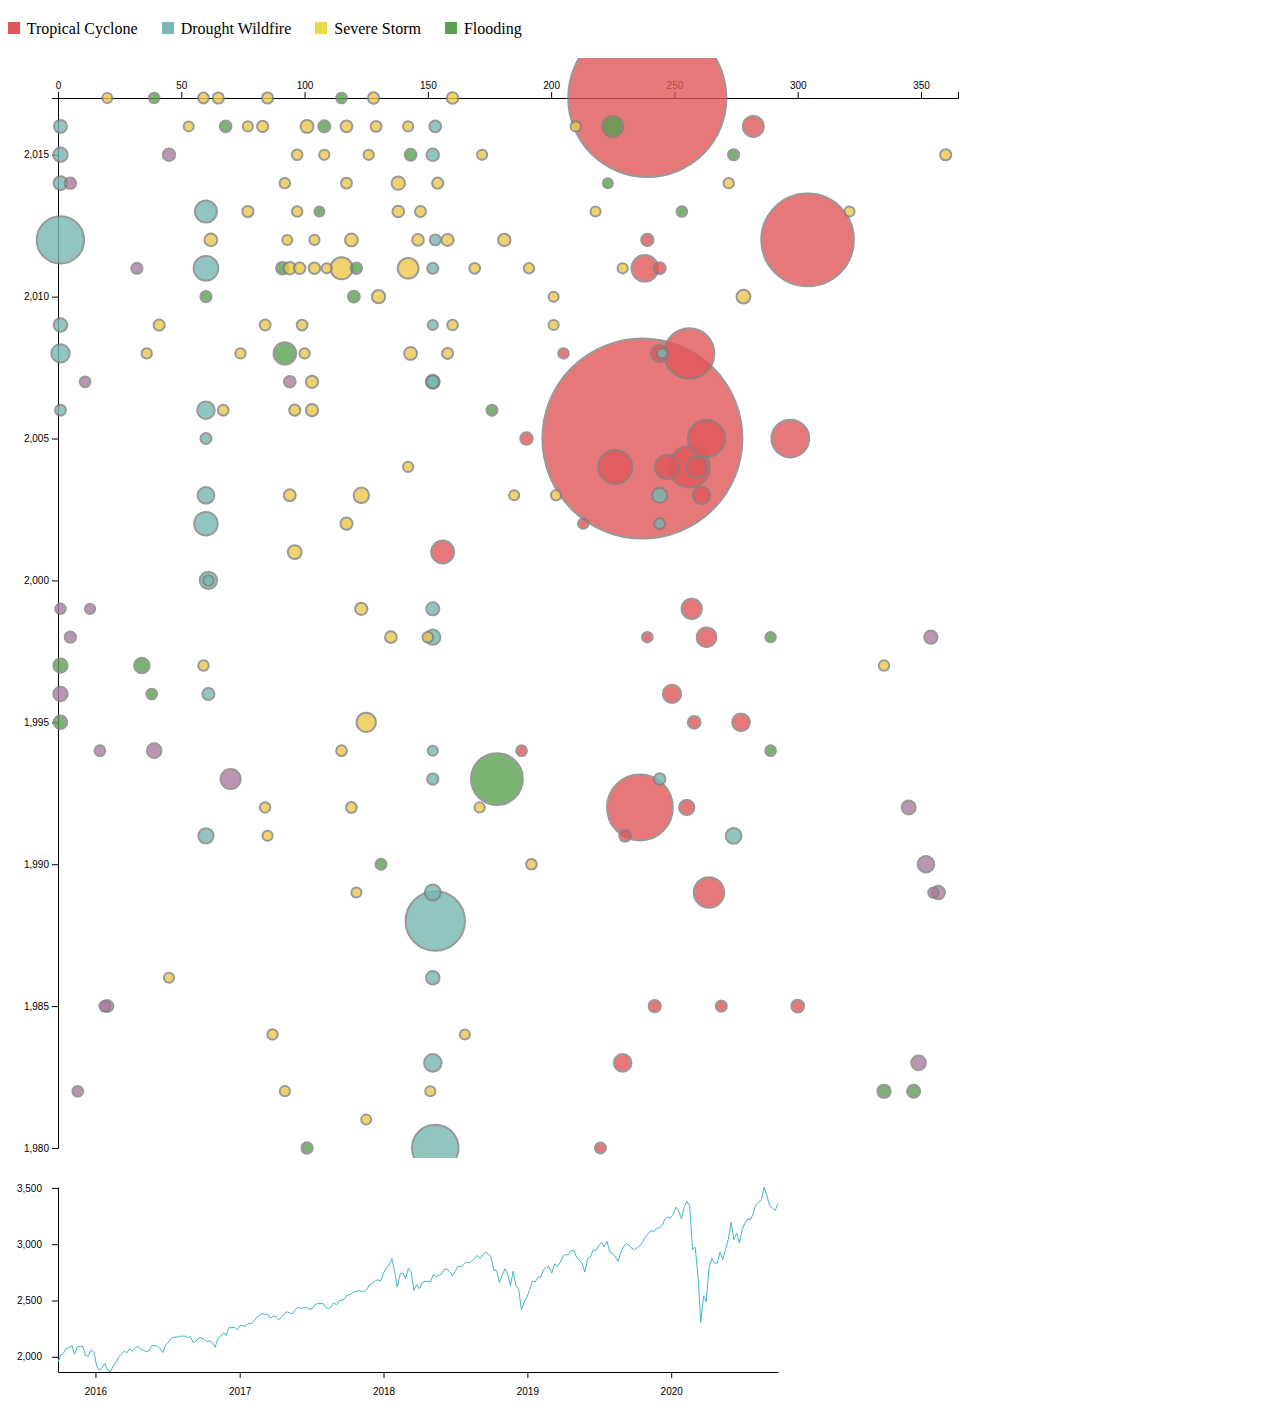
<file: Activity8_2-1-23/index.html>
<!DOCTYPE html>
<html>
<head>
    <title>D3 Project Starter Template</title>
    <meta charset="UTF-8">
    <link rel="icon" href="data:;base64,iVBORwOKGO=" />
    <link rel="stylesheet" href="css/style.css">
</head>
<body>    
    <!-- Add HTML content, SVG drawing area, ... -->

    <ul class="legend">
        <li class="legend-btn" category="tropical-cyclone"><span class="legend-symbol"></span> Tropical Cyclone</li>
        <li class="legend-btn" category="drought-wildfire"><span class="legend-symbol"></span> Drought Wildfire</li>
        <li class="legend-btn" category="severe-storm"><span class="legend-symbol"></span> Severe Storm</li>
        <li class="legend-btn" category="flooding"><span class="legend-symbol"></span> Flooding</li>
    </ul>

    <svg id="timeline"></svg>

    <div id="tooltip"></div>

    <svg id="linechart"></svg>


 
    <!-- D3 bundle -->
    <script src="js/d3.v6.min.js"></script>

    <!-- Our JS code - INCLUDING the new files-->
    <script src="js/main.js"></script>
    <script src="js/timelineCircles.js"></script> 
    <script src="js/linechart.js"></script>


</body>
</html>
</file>
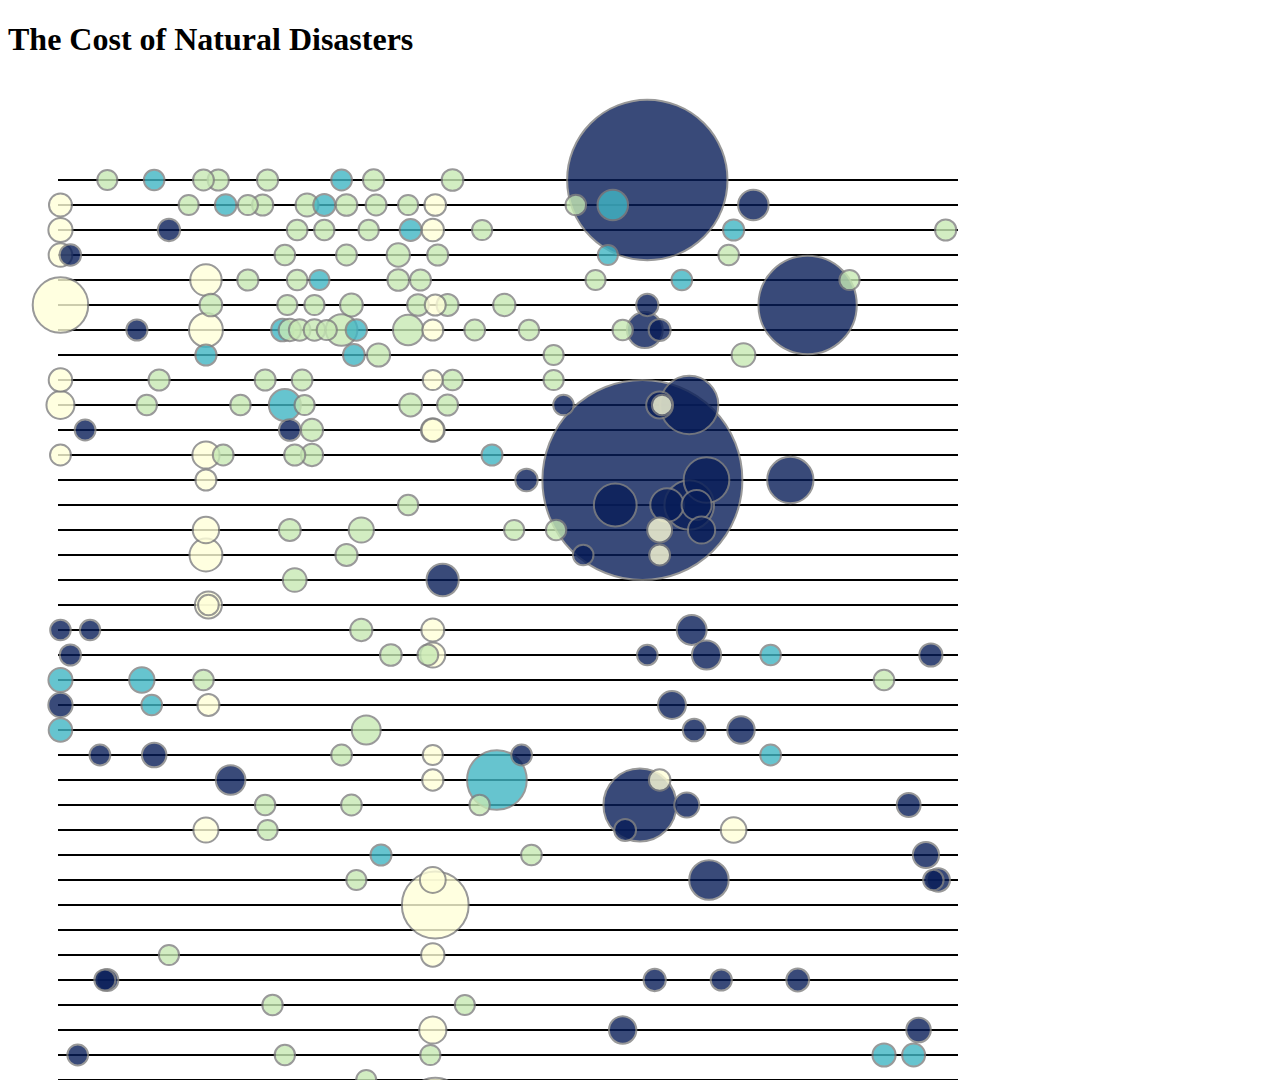
<file: Javascript-tutorial1/index.html>
<!DOCTYPE HTML>
<html lang="en">
<head>
    <meta charset="UTF-8">
    <title>Disasters</title>
    <h1><strong> The Cost of Natural Disasters </strong></h1>
    <!-- The following line references an external css file -->
    <!-- It defines style rules for your page, and elements in your page -->
    <!-- we aren't using one right now.... -->
    <!-- <link href="css/styles.css" rel="stylesheet"> --> 
</head>
<body>
<!--    <h1>Visualization of Natural Disasters, 2017 and 2016</h1>
    <p>Jillian Aurisano</p> -->

    <!-- <button onclick="myFunction()">Click me!!</button> -->
    <svg id="vis" width="1000" height="1000"> </svg>
    
    <!-- Load external JS files -->
    <script src="d3.v6.min.js"></script>

    <!-- This is where you will do most of the 'work' for your applications -->
    <script src="script.js"></script>
</body>
</html>
</file>
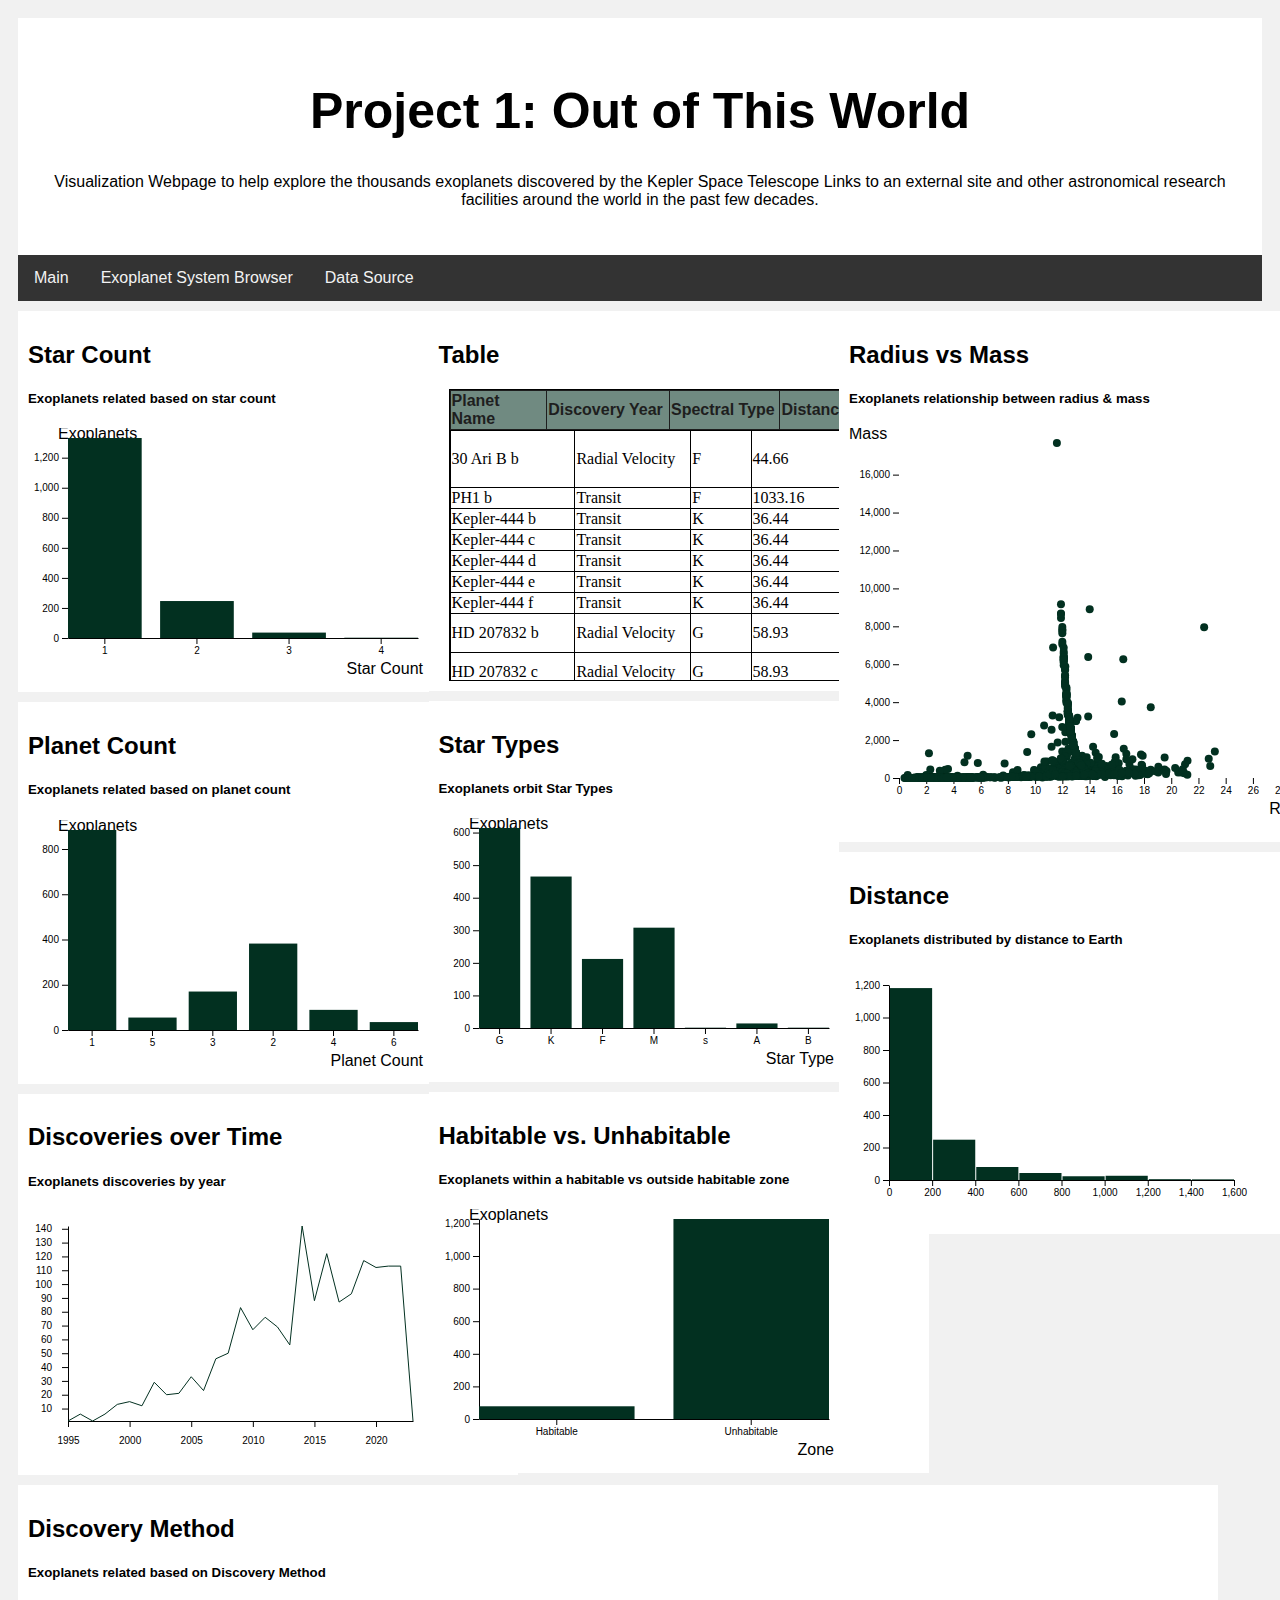
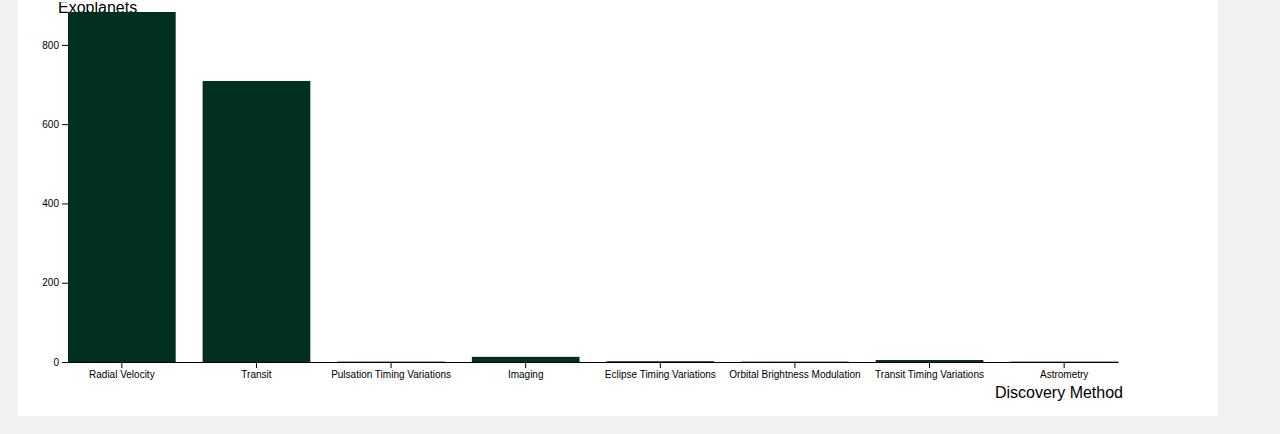
<file: Project 1/index.html>
<!DOCTYPE html>
<html>
<head>
    <title>5124: Project 1</title>
    <meta charset="UTF-8">
    <link rel="icon" href="data:;base64,iVBORwOKGO=" />
    <link rel="stylesheet" href="css/style.css">
</head>
<body>    
    <!-- Add HTML content, SVG drawing area, ... -->

    <div class="header">
        <h1>Project 1: Out of This World</h1>
        <p>Visualization Webpage to help explore the thousands exoplanets discovered 
            by the Kepler Space Telescope Links to an external site and other astronomical research facilities 
            around the world in the past few decades. </p>
      </div>
      
      <div class="topnav">
        <a href="/index.html">Main</a>
        <a href="/exoplanets.html">Exoplanet System Browser</a>
        <a href="https://exoplanetarchive.ipac.caltech.edu/cgi-bin/TblView/nph-tblView?app=ExoTbls&config=PS">Data Source</a>
      </div>
      
      <div class="row">
        <div class="leftcolumn">
          <div class="card">
            <h2>Star Count</h2>
            <h5>Exoplanets related based on star count</h5>
            <svg id="barchartA"></svg>
            <div id="tooltip"></div>
            </div>
          <div class="card">
            <h2>Planet Count</h2>
            <h5>Exoplanets related based on planet count</h5>
            <svg id="barchartB"></svg>
            <div id="tooltip"></div>
            </div>
          <div class="card">
            <h2>Discoveries over Time</h2>
            <h5>Exoplanets discoveries by year</h5>
            <svg id="linechartA"></svg>
            <div id="tooltip"></div>
          </div>
          <div class="card" style="width:1200px">
            <h2>Discovery Method</h2>
            <h5>Exoplanets related based on Discovery Method</h5>
            <svg id="barchartD"></svg>
            <div id="tooltip"></div>
          </div>
        </div>
        <div class="middlecolumn">
          <div class="card" style="width:600px">
            <h2>Table</h2>
            <table id="SourceData"></table>
          </div>
          <div class="card">
            <h2>Star Types</h2>
            <h5>Exoplanets orbit Star Types</h5>
            <svg id="barchartC"></svg>
            <div id="tooltip"></div>
          </div>
          <div class="card">
            <h2>Habitable vs. Unhabitable</h2>
            <h5>Exoplanets within a habitable vs outside habitable zone</h5>
            <svg id="barchartE"></svg>
            <div id="tooltip"></div>
          </div>
        </div>
        <div class="rightcolumn">
          <div class="card">
            <h2>Radius vs Mass </h2>
            <h5>Exoplanets relationship between radius & mass</h5>
            <svg id="scatterplotA"></svg>
            <div id="tooltip"></div>
          </div>
          <div class="card">
            <h2>Distance</h2>
            <h5>Exoplanets distributed by distance to Earth</h5>
            <svg id="histogramA"></svg>
            <div id="histogramtooltip"></div>
          </div>
          
        </div>
      </div>

    <!-- D3 bundle -->
    <script src="js/d3.v6.min.js"></script>
    <script src="https://ajax.googleapis.com/ajax/libs/jquery/2.1.1/jquery.min.js"></script>

    <!-- Our JS code - INCLUDING the new files-->
    <script src="js/main.js"></script>
    <script src="js/barchart.js"></script>
    <script src="js/histogram.js"></script>
    <script src="js/linechart.js"></script>
    <script src="js/scatterplot.js"></script>
    <script src="js/DataTable.js"></script>

</body>
</html>
</file>
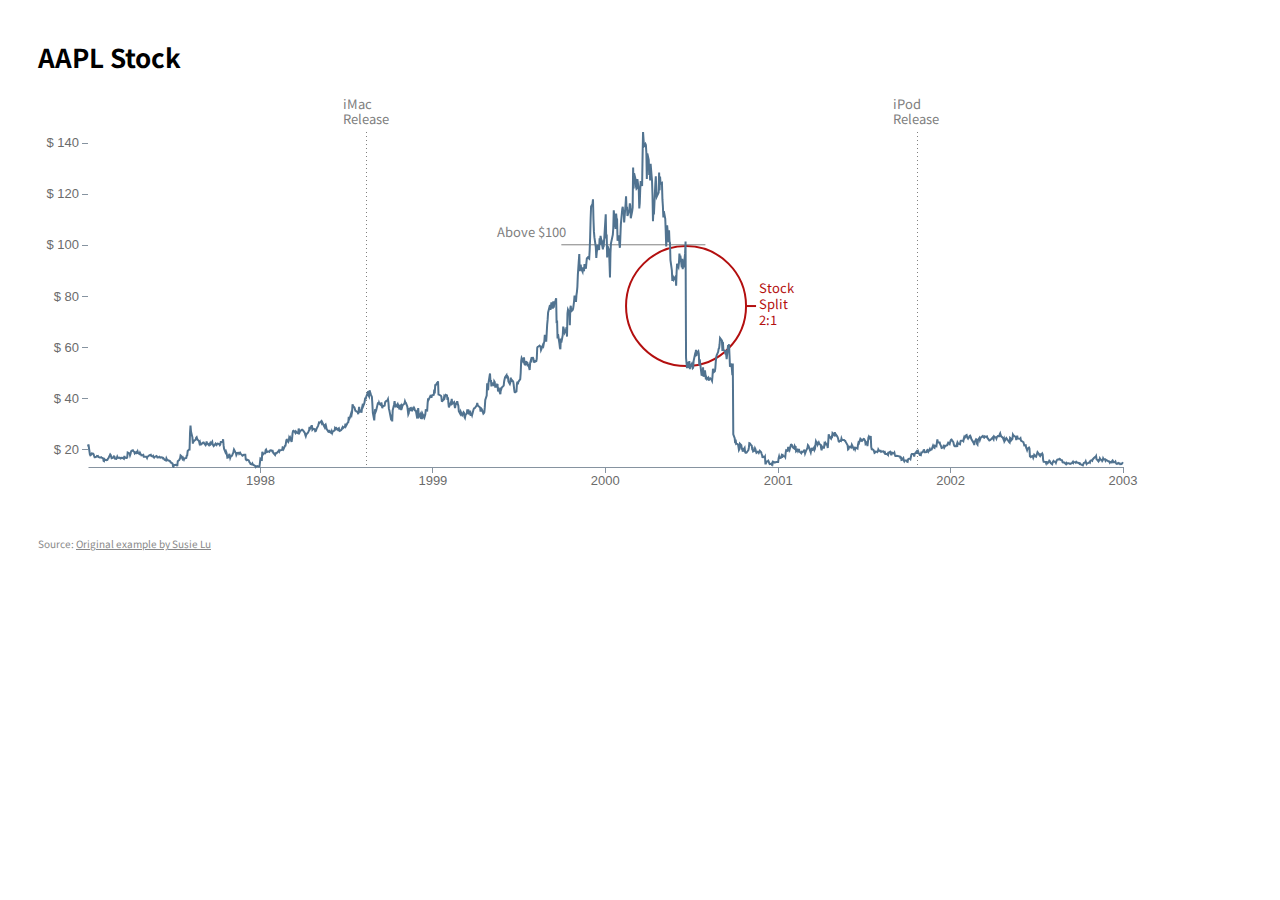
<file: 2021-436V-examples-master/d3-annotated-line-chart/index.html>
<!DOCTYPE html>
<html>
<head>
    <title>D3 Annotated Line Chart</title>
    <link rel="icon" href="data:;base64,iVBORwOKGO=" />
    <link rel="stylesheet" href="css/style.css">
    <link href="https://fonts.googleapis.com/css2?family=Noto+Sans+JP:wght@500;700&display=swap" rel="stylesheet">
</head>
<body> 
    <h1>AAPL Stock</h1>

    <svg id="chart"></svg>

    <div class="source">
        Source: <a href="https://bl.ocks.org/susielu/23dc3082669ee026c552b85081d90976">Original example by Susie Lu</a>
    </div>
    
    <script src="js/d3.v6.min.js"></script>
    <script src="js/d3-annotation.min.js"></script>
    <script src="js/linechart.js"></script>
    <script src="js/main.js"></script>
</body>
</html>
</file>
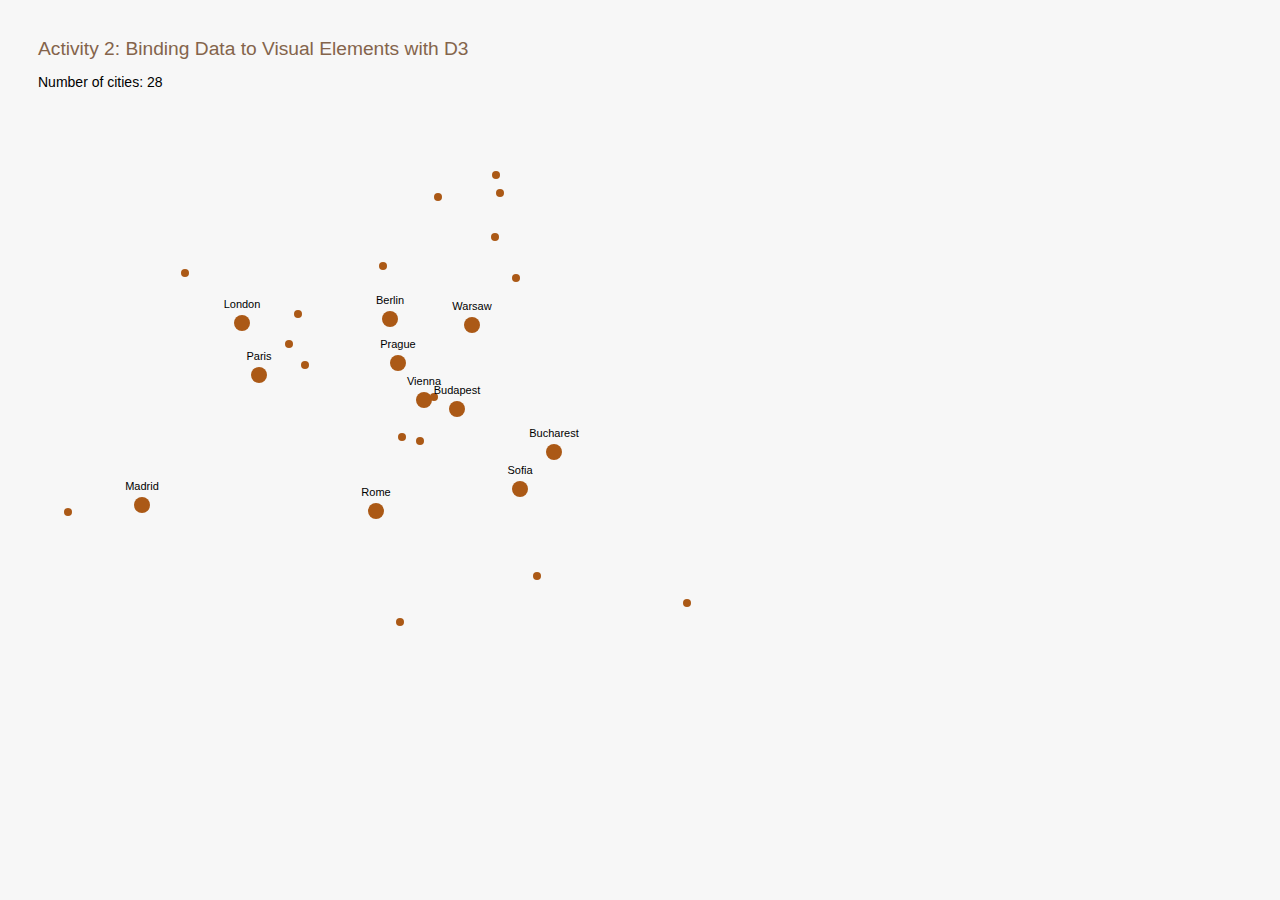
<file: 2021-436V-examples-master/d3-bind-data-to-elements/index.html>
<!DOCTYPE html>
<html>
<head>
    <title>D3 Activity 2</title>
    <meta charset="UTF-8">
    <link rel="icon" href="data:;base64,iVBORwOKGO=" />
    <link rel="stylesheet" href="css/style.css">
</head>
<body>    
    <!-- Add HTML content, SVG drawing area, ... -->
    <h1>Activity 2: Binding Data to Visual Elements with D3</h1>
    
    <!-- D3 bundle -->
    <script src="js/d3.v6.min.js"></script>

    <!-- Our JS code -->
    <script src="js/main.js"></script>
</body>
</html>
</file>
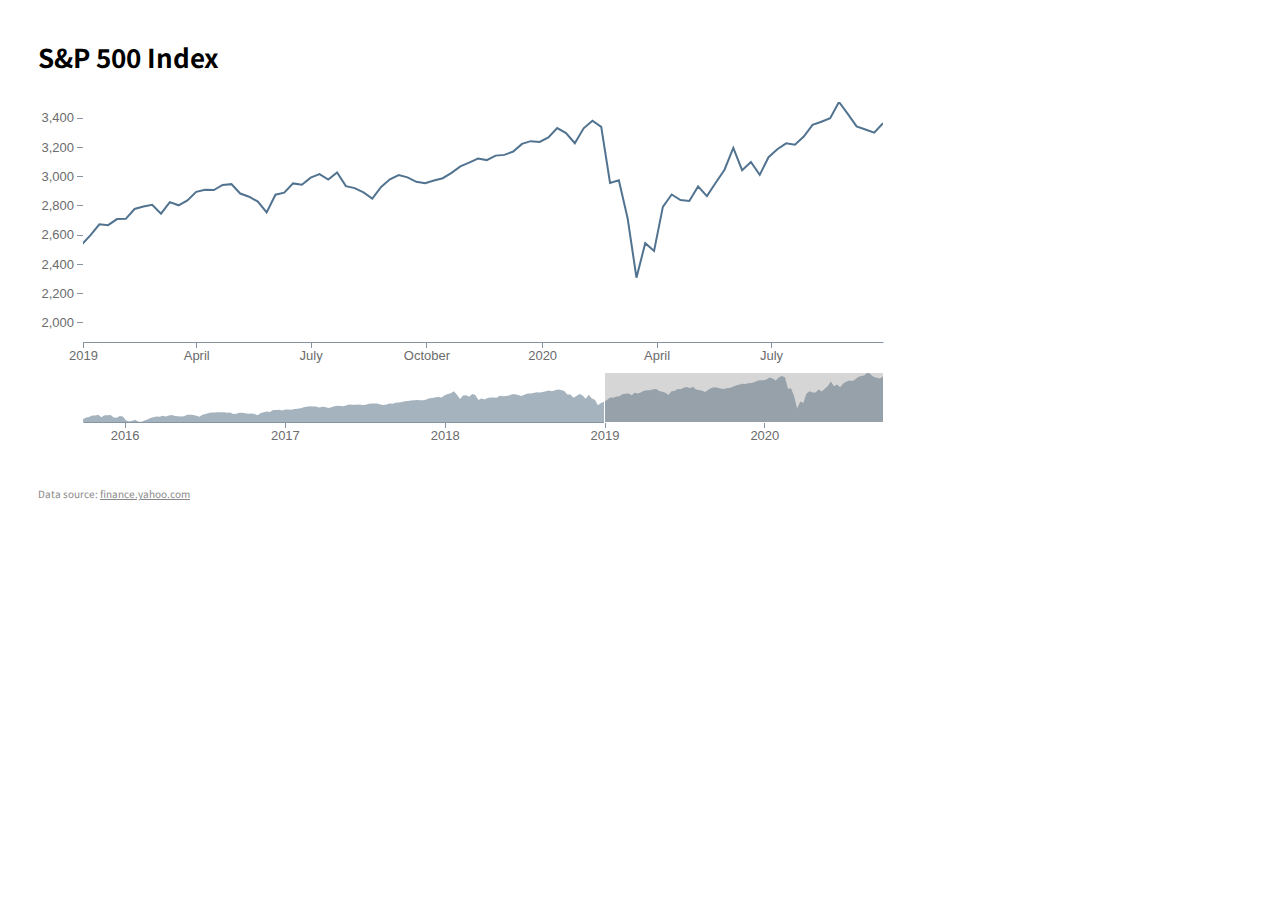
<file: 2021-436V-examples-master/d3-brushing-linking/index.html>
<!DOCTYPE html>
<html>
<head>
    <title>D3 Brushing & Linking</title>
    <link rel="icon" href="data:;base64,iVBORwOKGO=" />
    <link rel="stylesheet" href="css/style.css">
    <link href="https://fonts.googleapis.com/css2?family=Noto+Sans+JP:wght@500;700&display=swap" rel="stylesheet">
</head>
<body> 
    <h1>S&P 500 Index</h1>

    <svg id="chart"></svg>

    <div class="source">
        Data source: <a href="https://finance.yahoo.com">finance.yahoo.com</a>
    </div>
    
    <script src="js/d3.v6.min.js"></script>
    <script src="js/focusContextVis.js"></script>
    <script src="js/main.js"></script>
</body>
</html>
</file>
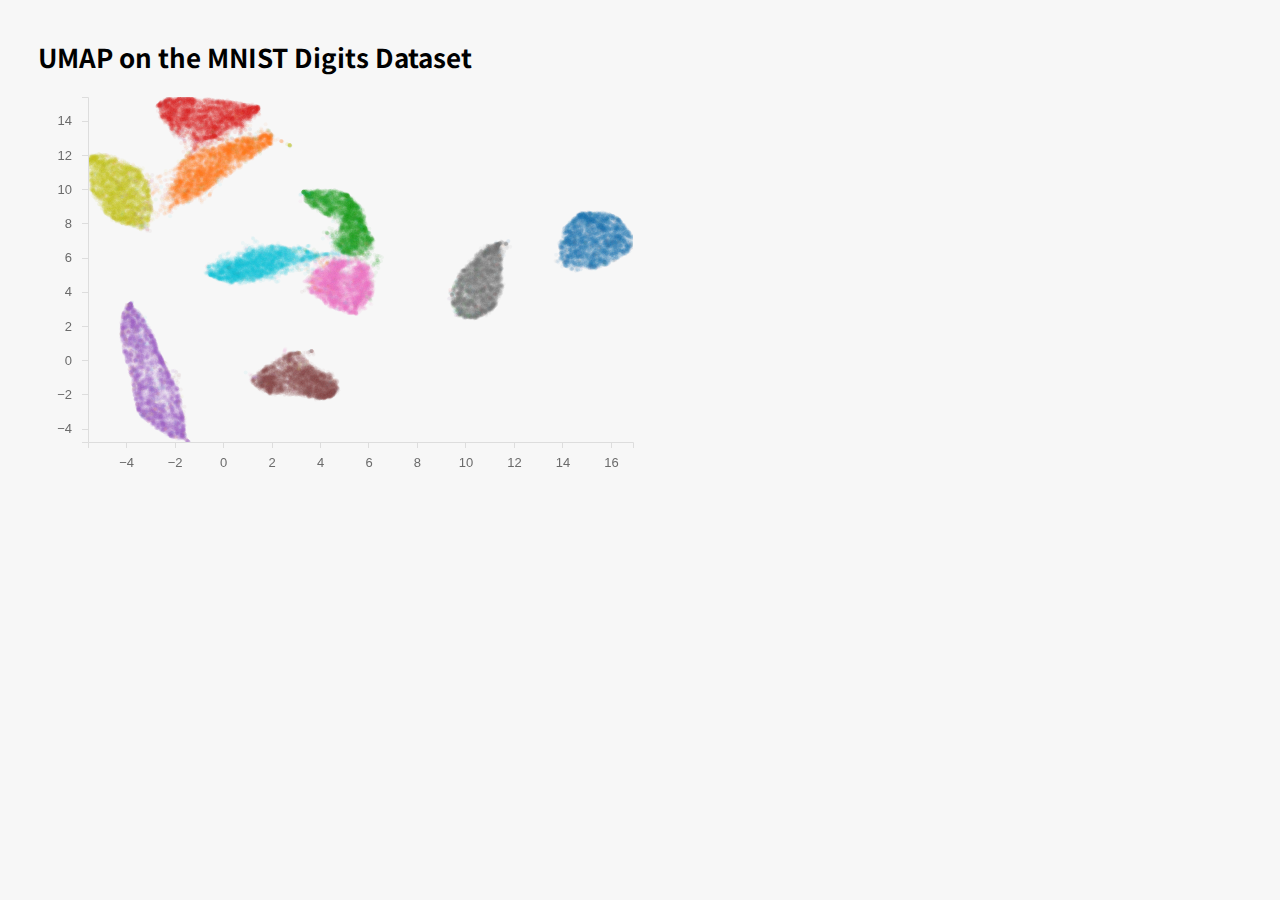
<file: 2021-436V-examples-master/d3-canvas-scatter-plot/index.html>
<!DOCTYPE html>
<html>
<head>
    <title>D3 Canvas Scatter Plot</title>
    <link rel="icon" href="data:;base64,iVBORwOKGO=" />
    <link rel="stylesheet" href="css/style.css">
    <meta charset="UTF-8">
    <link href="https://fonts.googleapis.com/css2?family=Noto+Sans+JP:wght@500;700&display=swap" rel="stylesheet">
</head>
<body> 
    <h1>UMAP on the MNIST Digits Dataset</h1>
    
    <div id="scatterplot"></div>

    <div id="tooltip"></div>
    
    <script src="js/d3.v6.min.js"></script>
    <script src="js/scatterplot.js"></script>
    <script src="js/main.js"></script>
</body>
</html>
</file>
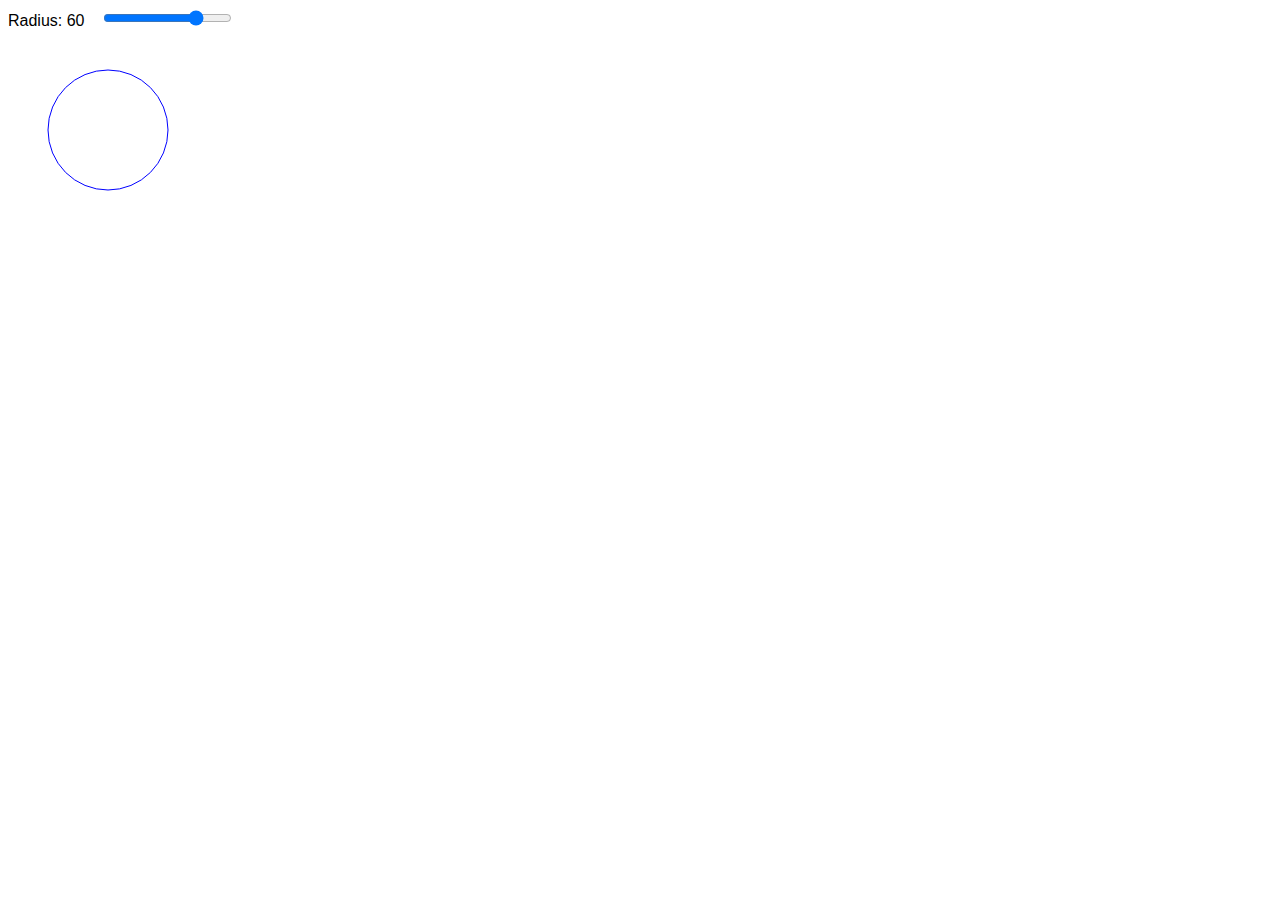
<file: 2021-436V-examples-master/d3-change-radius-with-slider/index.html>
<!DOCTYPE html>
<html>
<head>
    <title>Use input slider to change radius</title>
    <link rel="icon" href="data:;base64,iVBORwOKGO=" />
    <link rel="stylesheet" href="css/style.css">
</head>
<body>
    <!-- HTML form -->
    <div>
        <label for="radius-slider">Radius: <span id="radius-value">60</span></label>
        <input type="range" min="1" value="60" max="80" id="radius-slider">
    </div>

    <!-- Empty SVG drawing area -->
    <svg id="chart" width="200" height="200"></svg>
    
    <script src="js/d3.v6.min.js"></script>
    <script src="js/main.js"></script>
</body>
</html>
</file>
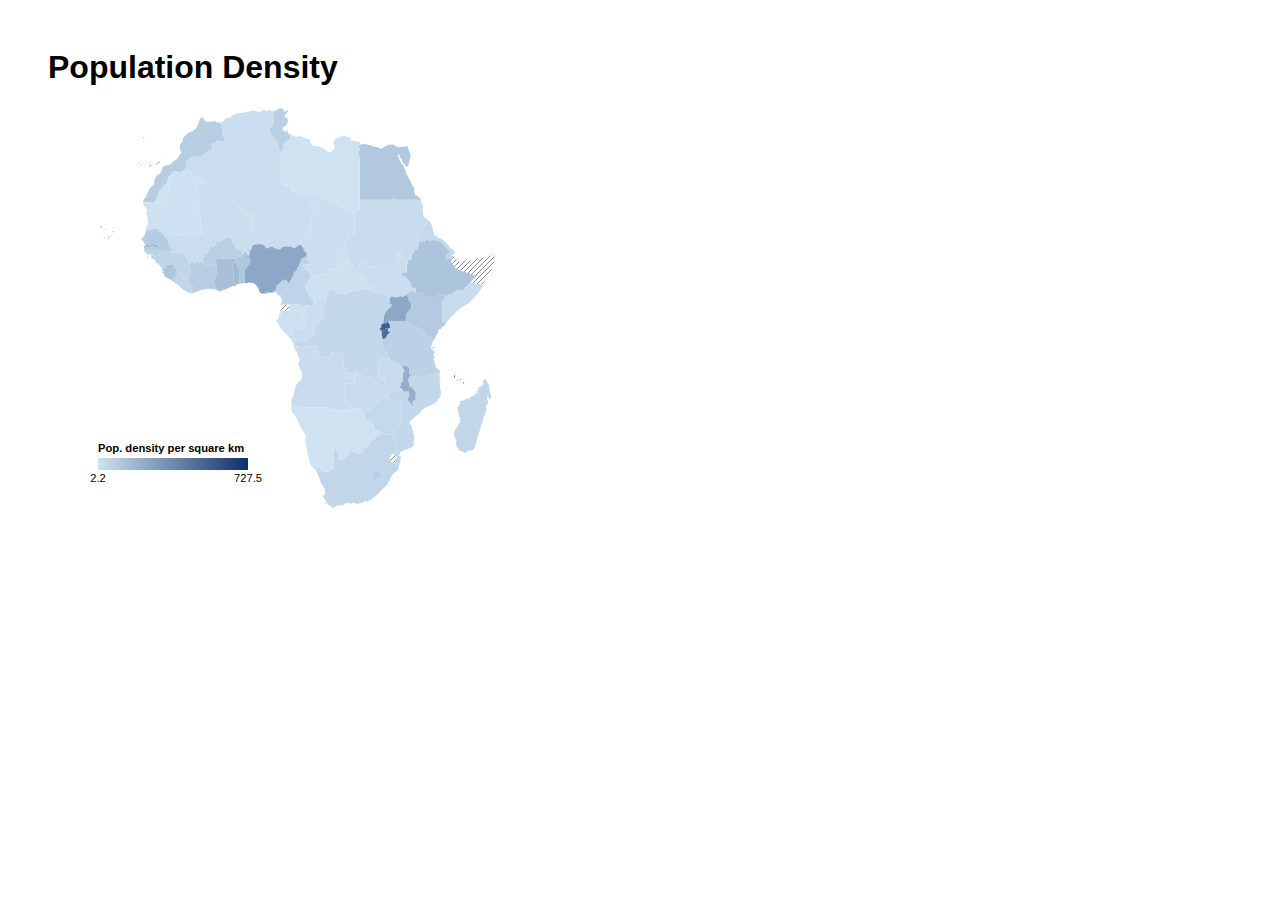
<file: 2021-436V-examples-master/d3-choropleth-map/index.html>
<!DOCTYPE html>
<html>
<head>
    <title>D3 Choropleth Map</title>
    <link rel="icon" href="data:;base64,iVBORwOKGO=" />
    <link rel="stylesheet" href="css/style.css">
</head>
<body>
    <h1>Population Density</h1>

    <div id="map"></div>

    <svg height="5" width="5" xmlns="http://www.w3.org/2000/svg" version="1.1"> <defs> <pattern id="lightstripe" patternUnits="userSpaceOnUse" width="5" height="5"> <image xlink:href="[data-uri]" x="0" y="0" width="5" height="5"> </image> </pattern> </defs></svg>

    <div id="tooltip"></div>
    
    <script src="js/d3.v6.min.js"></script>
    <script src="js/topojson.v3.js"></script>
    <script src="js/choroplethMap.js"></script>
    <script src="js/main.js"></script>
</body>
</html>
</file>
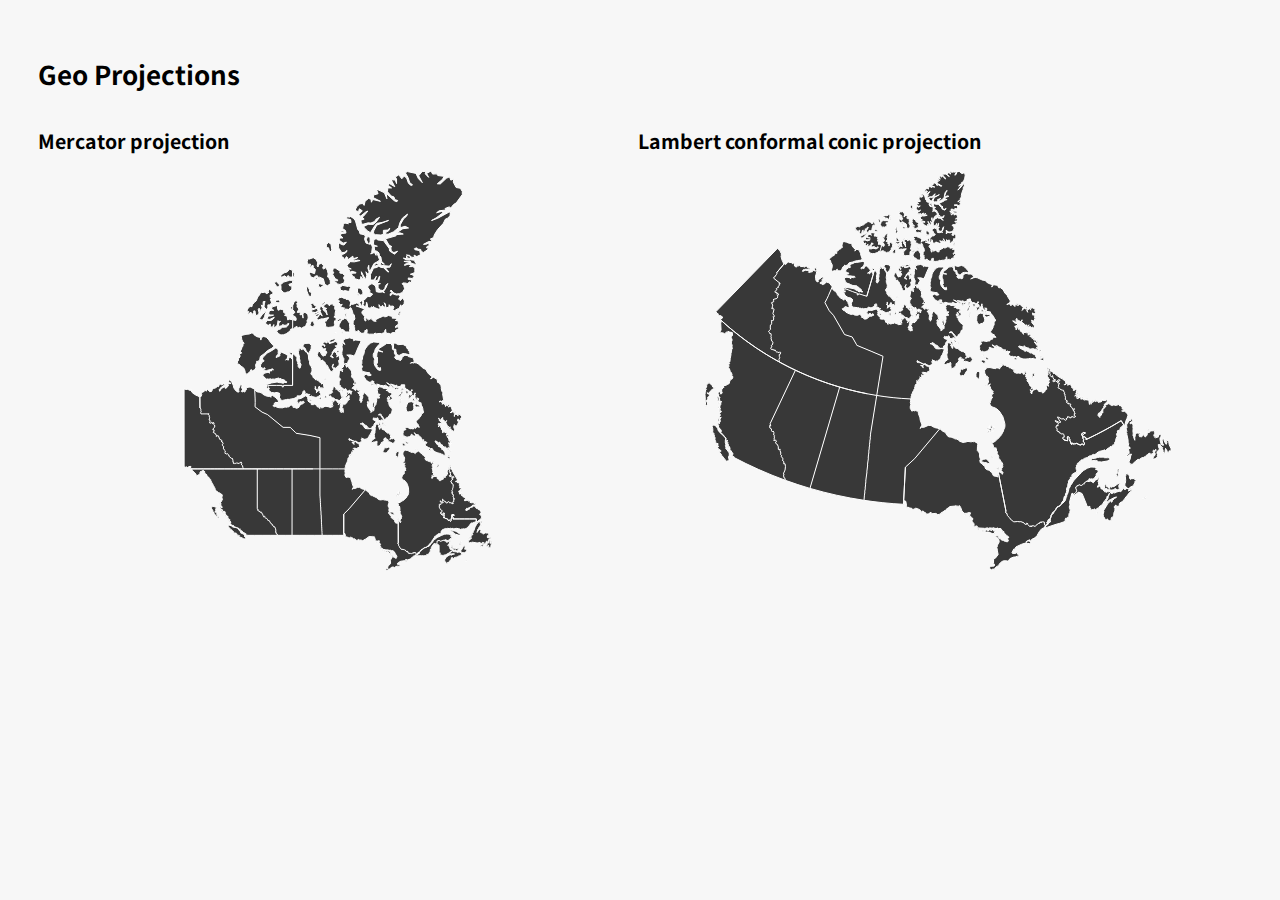
<file: 2021-436V-examples-master/d3-compare-projections/index.html>
<!DOCTYPE html>
<html>
<head>
    <title>Compare Geo Projections</title>
    <link rel="icon" href="data:;base64,iVBORwOKGO=" />
    <link rel="stylesheet" href="css/style.css">
    <link href="https://fonts.googleapis.com/css2?family=Noto+Sans+JP:wght@500;700&display=swap" rel="stylesheet">
</head>
<body>
    <h1>Geo Projections</h1>
    <div class="container">
        <div class="col">
            <h2>Mercator projection</h2>
            <div id="mercator"></div>
        </div>
        <div class="col">
            <h2>Lambert conformal conic projection</h2>
            <div id="lambert"></div>
        </div>
    </div>
    
    <script src="js/d3.v6.min.js"></script>
    <script src="js/topojson.v3.js"></script>
    <script src="js/geoMap.js"></script>
    <script src="js/main.js"></script>
</body>
</html>
</file>
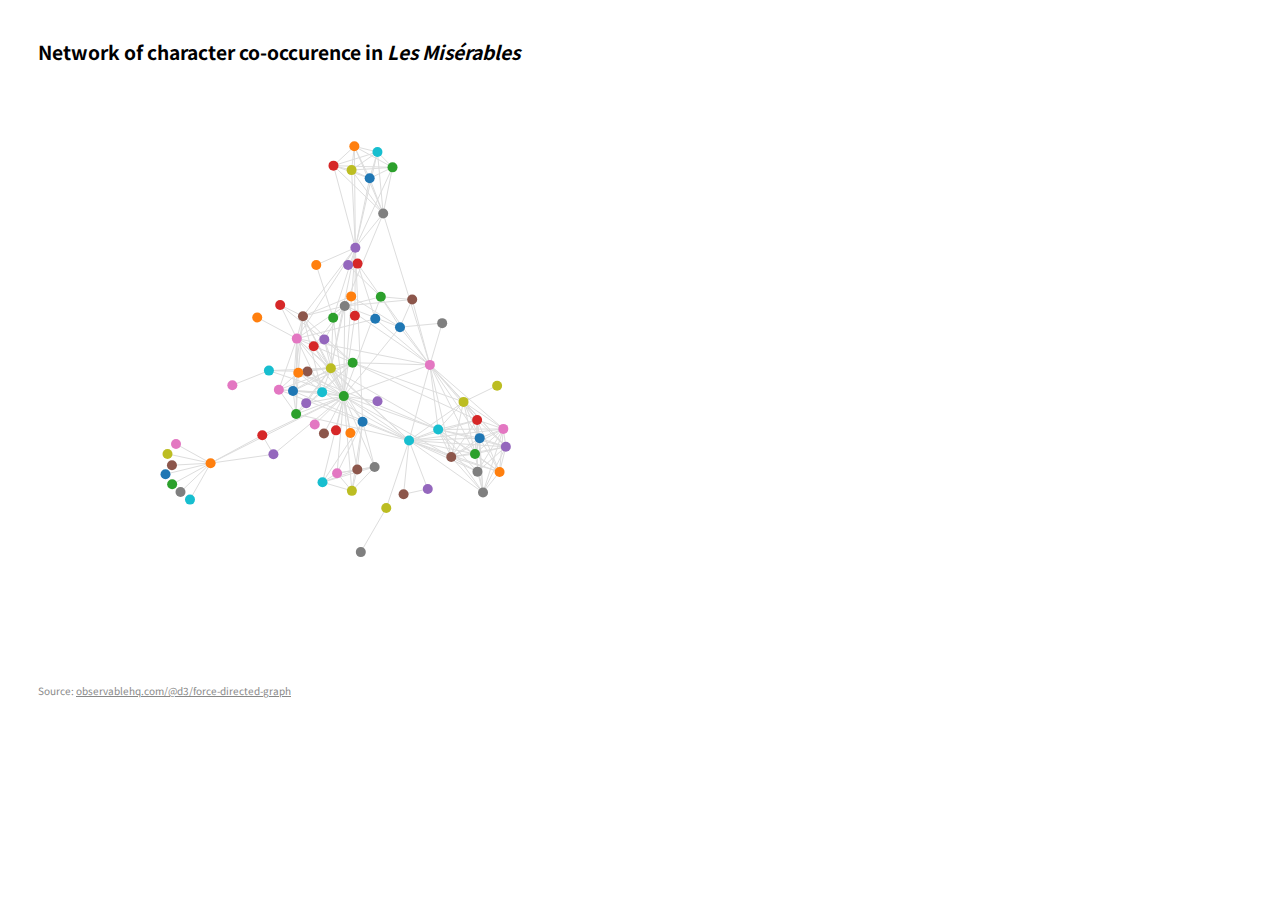
<file: 2021-436V-examples-master/d3-force-directed-graph/index.html>
<!DOCTYPE html>
<html>
<head>
    <title>D3 Force-Directed Graph</title>
    <link rel="icon" href="data:;base64,iVBORwOKGO=" />
    <link rel="stylesheet" href="css/style.css">
    <meta charset="UTF-8">
    <link href="https://fonts.googleapis.com/css2?family=Noto+Sans+JP:wght@500;700&display=swap" rel="stylesheet">
</head>
<body> 
    <h1>Network of character co-occurence in <i>Les Misérables</i></h1>
    
    <div id="force-directed-graph"></div>

    <div class="source">
        Source: <a href="https://observablehq.com/@d3/force-directed-graph">observablehq.com/@d3/force-directed-graph</a>
    </div>
    
    <script src="js/d3.v6.min.js"></script>
    <script src="js/forceDirectedGraph.js"></script>
    <script src="js/main.js"></script>
</body>
</html>
</file>
<file: Activity8_2-1-23/css/style.css>
/* Tooltip */
#tooltip {
  position: absolute;
  display: none;
  background: #fff;
  box-shadow: 3px 3px 3px 0px rgb(92 92 92 / 0.5);
  border: 1px solid #ddd;
  font-size: 12px;
  font-weight: 500;
  padding: 8px;
  min-width: 160px;
  color: #333;
}
.tooltip-title {
  color: #000;
  font-size: 14px;
  font-weight: 600;
}
#tooltip ul {
  margin: 5px 0 0 0;
  padding-left: 20px;
}

/* Legend */
.legend {
  margin: 20px 0;
  list-style: none;
  padding: 0;
}
.legend-btn {
  display: inline-block;
  margin: 0 20px 0 0;
  cursor: pointer;
  transition: all ease-in-out 200ms;
}
.legend-btn:hover.legend-btn.inactive:hover  {
  /*opacity: 1.0;*/
}
.legend-btn.inactive {
  opacity: 0.3;
}
.legend-symbol {
  width: 12px;
  height: 12px;
  margin-right: 3px;
  display: inline-block;
}
.legend-btn[category="tropical-cyclone"] .legend-symbol {
  background: #E15759;
}
.legend-btn[category="drought-wildfire"] .legend-symbol {
  background: #76B7B2;
}
.legend-btn[category="severe-storm"] .legend-symbol {
  background: #ECD948;
}
.legend-btn[category="flooding"] .legend-symbol {
  background: #59A14F;
}
</file>
<file: Project 1/css/style.css>
* {
    box-sizing: border-box;
  }

  ul {
    list-style-type: none;
    margin: 0;
    padding: 0;
    overflow: hidden;
  }
  
  li {
    float: left;
  }
  
  li a {
    display: block;
    color: white;
    text-align: center;
    padding: 16px;
    text-decoration: none;
  }

  body {
    font-family: Arial;
    padding: 10px;
    background: #f1f1f1;
  }
  
  /* Header/Blog Title */
  .header {
    padding: 30px;
    text-align: center;
    background: white;
  }
  
  .header h1 {
    font-size: 50px;
  }
  
  /* Style the top navigation bar */
  .topnav {
    overflow: hidden;
    background-color: #333;
  }
  
  /* Style the topnav links */
  .topnav a {
    float: left;
    display: block;
    color: #f2f2f2;
    text-align: center;
    padding: 14px 16px;
    text-decoration: none;
  }
  
  /* Change color on hover */
  .topnav a:hover {
    background-color: #ddd;
    color: black;
  }
  
  /* Create two unequal columns that floats next to each other */
  /* Left column */
  .leftcolumn {   
    float: left;
    width: 33%;
  }

  /* Middle column */
  .middlecolumn {
    float: left;
    width: 33%;
    background-color: #f1f1f1;
    /* padding-left: 5px; */
  }
  
  /* Right column */
  .rightcolumn {
    float: left;
    width: 33%;
    background-color: #f1f1f1;
    /*padding-left: 5px;*/
  }
  
  /* Add a card effect for articles */
  .card {
    background-color: white;
    padding: 10px;
    margin-top: 10px;
    width: 500px;
  }
  
  .legend {
    margin: 10px 0;
    list-style: right;
    padding: 0;
  }

  /* Clear floats after the columns */
  .row:after {
    content: "";
    display: table;
    clear: both;
  }
  
  /* Footer */
  .footer {
    padding: 20px;
    text-align: center;
    background: #ddd;
    margin-top: 20px;
  }

  textarea {
    font-family: 'Inconsolata', monospace ;
    width: 95%;
    background-color: #eee;
  }

  table, td, th {
    border: 1px solid;
    border-collapse: collapse;
    width: 550px;
  }

  th {
    text-align: left;
  }

  table tbody { height:250px; overflow-y:scroll; overflow-x: hidden; display:inline-block; }
  table thead { 
    background: #02302090; 
    color: #1e1e1e; 
    display:inline-block;
    table-layout: fixed;
  }

  tr:hover {background-color: #0793628c;}
  
  #sorting:hover, #sorting:focus {
    text-decoration: none;
    box-shadow: none;
  }
  #sorting img {
    opacity: 0.8;
  }
  /* Tooltip */
#tooltip {
  position: absolute;
  display: none;
  background: #fff;
  box-shadow: 3px 3px 3px 0px rgb(92 92 92 / 0.5);
  border: 1px solid #ddd;
  font-size: 12px;
  font-weight: 500;
  padding: 8px;
  min-width: 160px;
  color: #333;
}
.tooltip-title {
  color: #000;
  font-size: 14px;
  font-weight: 600;
}
#tooltip ul {
  margin: 5px 0 0 0;
  padding-left: 20px;
}

  /* Responsive layout - when the screen is less than 800px wide, make the two columns stack on top of each other instead of next to each other */
  @media screen and (max-width: 800px) {
    .leftcolumn, .rightcolumn {   
      width: 100%;
      padding: 0;
    }
  }
  
  /* Responsive layout - when the screen is less than 400px wide, make the navigation links stack on top of each other instead of next to each other */
  @media screen and (max-width: 400px) {
    .topnav a {
      float: none;
      width: 100%;
    }
  }
</file>
<file: 2021-436V-examples-master/d3-annotated-line-chart/css/style.css>
body {
  font-family: 'Noto Sans JP', sans-serif;
  font-size: 13px;
  padding: 30px;
}

h1 {
  margin-top: 0;
}


.source {
  margin-top: 40px;
  font-size: 10px;
  color: #888;
}
.source a {
  color: #888;
}


/* Axes */
.axis line {
  fill: none;
  stroke: #8693a0;
  shape-rendering: crispEdges;
}
.axis text {
  font-size: 13px;
  fill: #6b6b6b;
}
.axis-title {
  font-size: 13px;
  fill: #888;
}
.x-axis .domain {
  stroke: #8693a0;
}
.y-axis .domain {
  display: none;
}

.chart-line {
  fill: none;
  stroke: #517390;
  stroke-width: 2px;
}

/* Annotations */
.annotation.anomaly path {
  stroke: #b30f0f;
  stroke-width: 2px;
}
.annotation.anomaly text {
  fill: #b30f0f;
}
.annotation.dashed .subject {
  shape-rendering: crispEdges;
  stroke-dasharray: 1,3;
}
</file>
<file: 2021-436V-examples-master/d3-bind-data-to-elements/css/style.css>
body {
	background: #f7f7f7;
	padding: 30px;
	font-family: "Helvetica Neue", Helvetica, Arial, sans-serif;
	font-size: 14px;
}

h1 {
	font-weight: 500;
	font-size: 1.2rem;
	color: #84644B;
	margin-top: 0;
}

.d3-chart .city-label {
	font-size: 11px;
	font-weight: 400;
	text-anchor: middle;
}

.d3-chart circle {
	fill: #AB5916;
}
</file>
<file: 2021-436V-examples-master/d3-brushing-linking/css/style.css>
body {
  font-family: 'Noto Sans JP', sans-serif;
  font-size: 13px;
  padding: 30px;
}

h1 {
  margin-top: 0;
}

#start-year-input {
  width: 60px;
}

.source {
  margin-top: 40px;
  font-size: 10px;
  color: #888;
}
.source a {
  color: #888;
}

/* Tooltip */
.tooltip circle {
  fill: none;
  stroke: #78bd39;
}
.tooltip text {
  fill: #78bd39;
}


/* Axes */
.axis line {
  fill: none;
  stroke: #8693a0;
  shape-rendering: crispEdges;
}
.axis text {
  font-size: 13px;
  fill: #6b6b6b;
}
.axis-title {
  font-size: 13px;
  fill: #888;
}
.x-axis .domain {
  stroke: #8693a0;
}
.y-axis .domain {
  display: none;
}

.chart-area {
  fill: #a5b3bf;
}
.chart-line {
  fill: none;
  stroke: #517390;
  stroke-width: 2px;
  clip-path: url(#clip);
}
</file>
<file: 2021-436V-examples-master/d3-canvas-scatter-plot/css/style.css>
body {
  font-family: 'Noto Sans JP', sans-serif;
  font-size: 13px;
  padding: 30px;
  background: #f7f7f7;
}

h1 {
  margin-top: 0;
}

#scatterplot {
  position: relative;
}
#scatterplot .vis-layer {
  position: absolute;
}

/* Axes */
.axis line {
  fill: none;
  stroke: #ddd;
  shape-rendering: crispEdges;
}
.axis path {
  stroke: #ddd;
}
.axis text {
  font-size: 13px;
  fill: #6b6b6b;
}
.axis-title {
  font-size: 13px;
  fill: #888;
}


/* Tooltip */
#tooltip {
  position: absolute;
  display: none;
  background: #fff;
  box-shadow: 3px 3px 3px 0px rgb(92 92 92 / 0.5);
  border: 1px solid #ddd;
  font-size: 12px;
  font-weight: 500;
  padding: 8px;
  min-width: 160px;
  color: #333;
}
.tooltip-title {
  color: #000;
  font-size: 14px;
  font-weight: 600;
}
#tooltip ul {
  margin: 5px 0 0 0;
  padding-left: 20px;
}
</file>
<file: 2021-436V-examples-master/d3-change-radius-with-slider/css/style.css>
body {
  font-family: 'Helvetica', 'Arial', sans-serif;
}

#radius-value {
  width: 30px;
  display: inline-block;
}
</file>
<file: 2021-436V-examples-master/d3-choropleth-map/css/style.css>
body {
  font-family: Helvetica, sans-serif;
  padding: 20px 40px;
}

.country:hover {
  stroke: #333;
}

#tooltip {
  position: absolute;
  display: none;
  background: #fff;
  box-shadow: 3px 3px 3px 0px rgb(92 92 92 / 0.5);
  border: 1px solid #ddd;
  font-size: 12px;
  font-weight: 500;
  padding: 8px;
  min-width: 160px;
  color: #333;
}
.tooltip-title {
  color: #000;
  font-size: 14px;
  font-weight: 600;
}

.legend-title {
  font-size: .7rem;
  font-weight: 600;
}
.legend-label {
  font-size: .7rem;
}
</file>
<file: 2021-436V-examples-master/d3-compare-projections/css/style.css>
body {
  font-family: 'Noto Sans JP', sans-serif;
  font-size: 13px;
  padding: 30px;
  background: #f7f7f7;
}

.container {
  display: flex;
}

.geo-path {
  fill: #383838;
}
.geo-boundary-path {
  stroke: #fff;
  fill: none;
  stroke-width: 1;
}
</file>
<file: 2021-436V-examples-master/d3-force-directed-graph/css/style.css>
body {
  font-family: 'Noto Sans JP', sans-serif;
  font-size: 13px;
  padding: 30px;
}

h1 {
  margin-top: 0;
  font-size: 1.2rem;
}

.source {
  font-size: 10px;
  color: #888;
}
.source a {
  color: #888;
}


line {
  stroke: #ddd;
}
</file>
